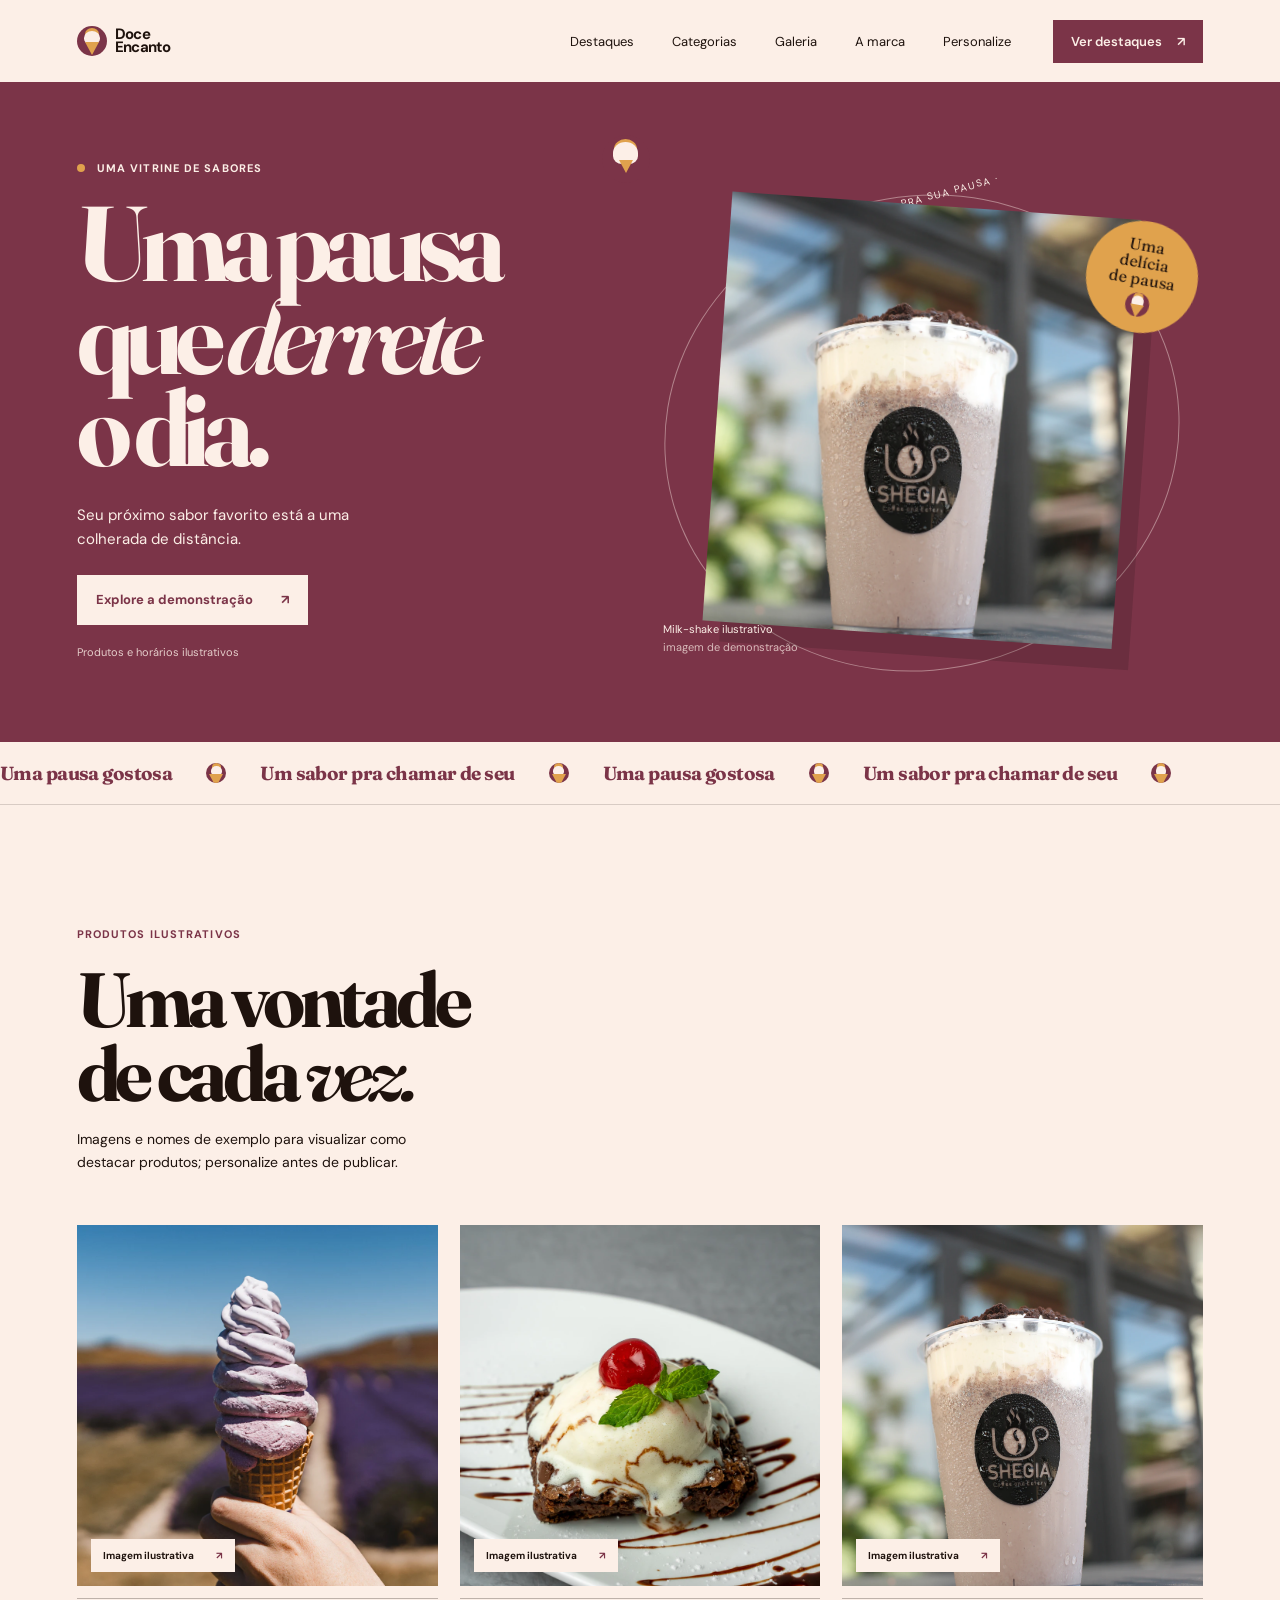
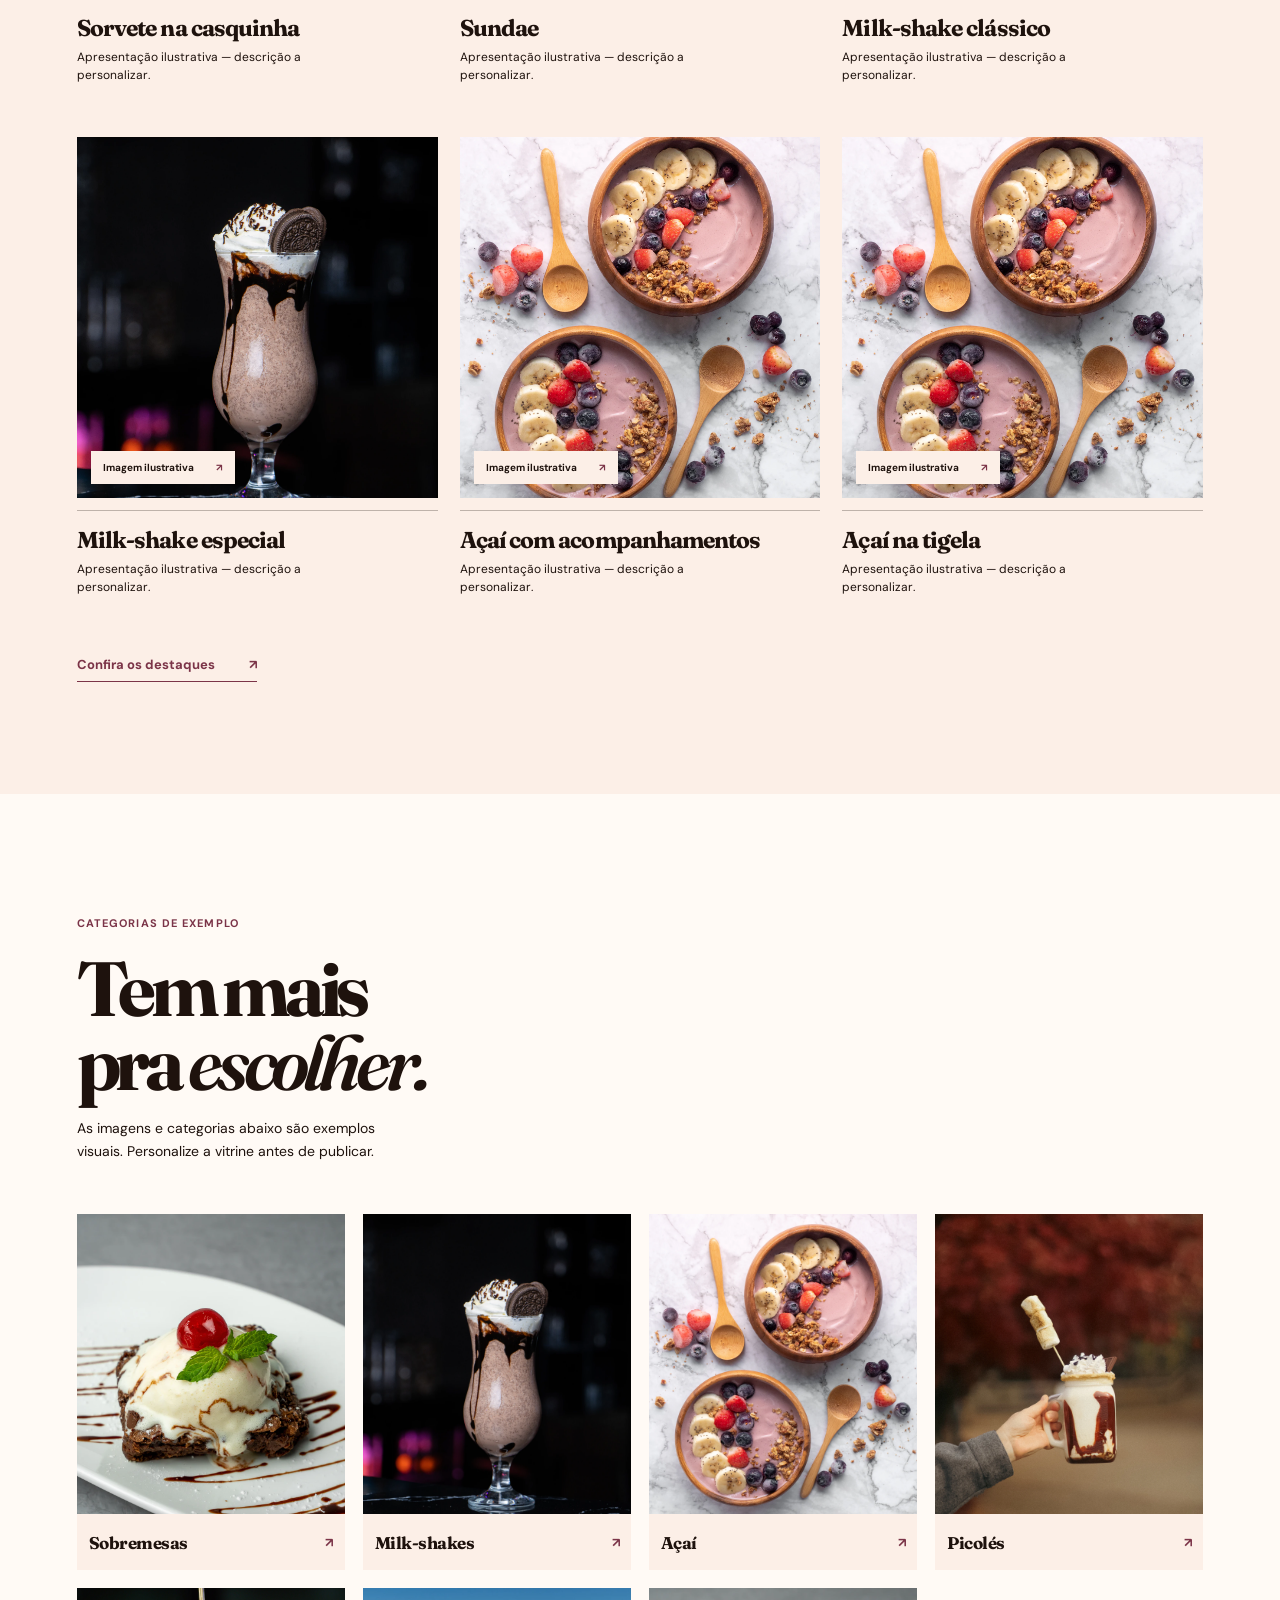
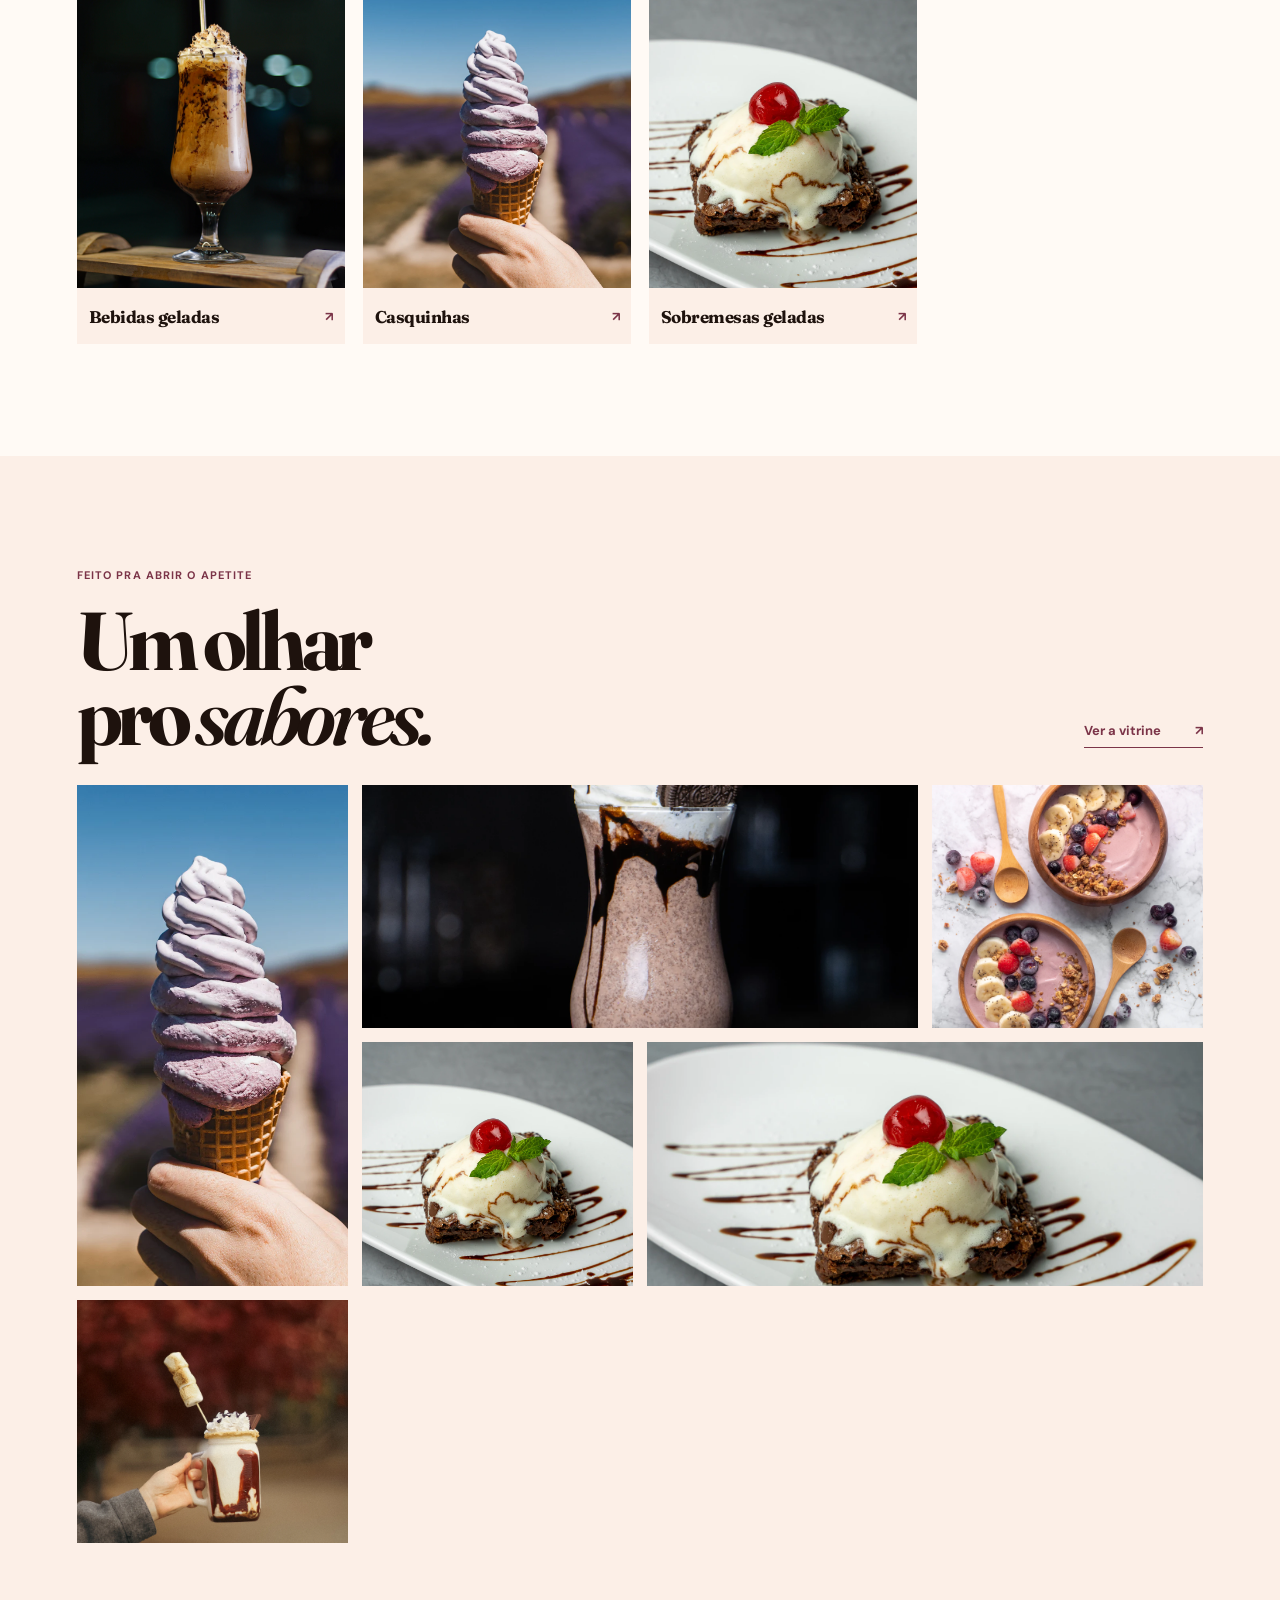
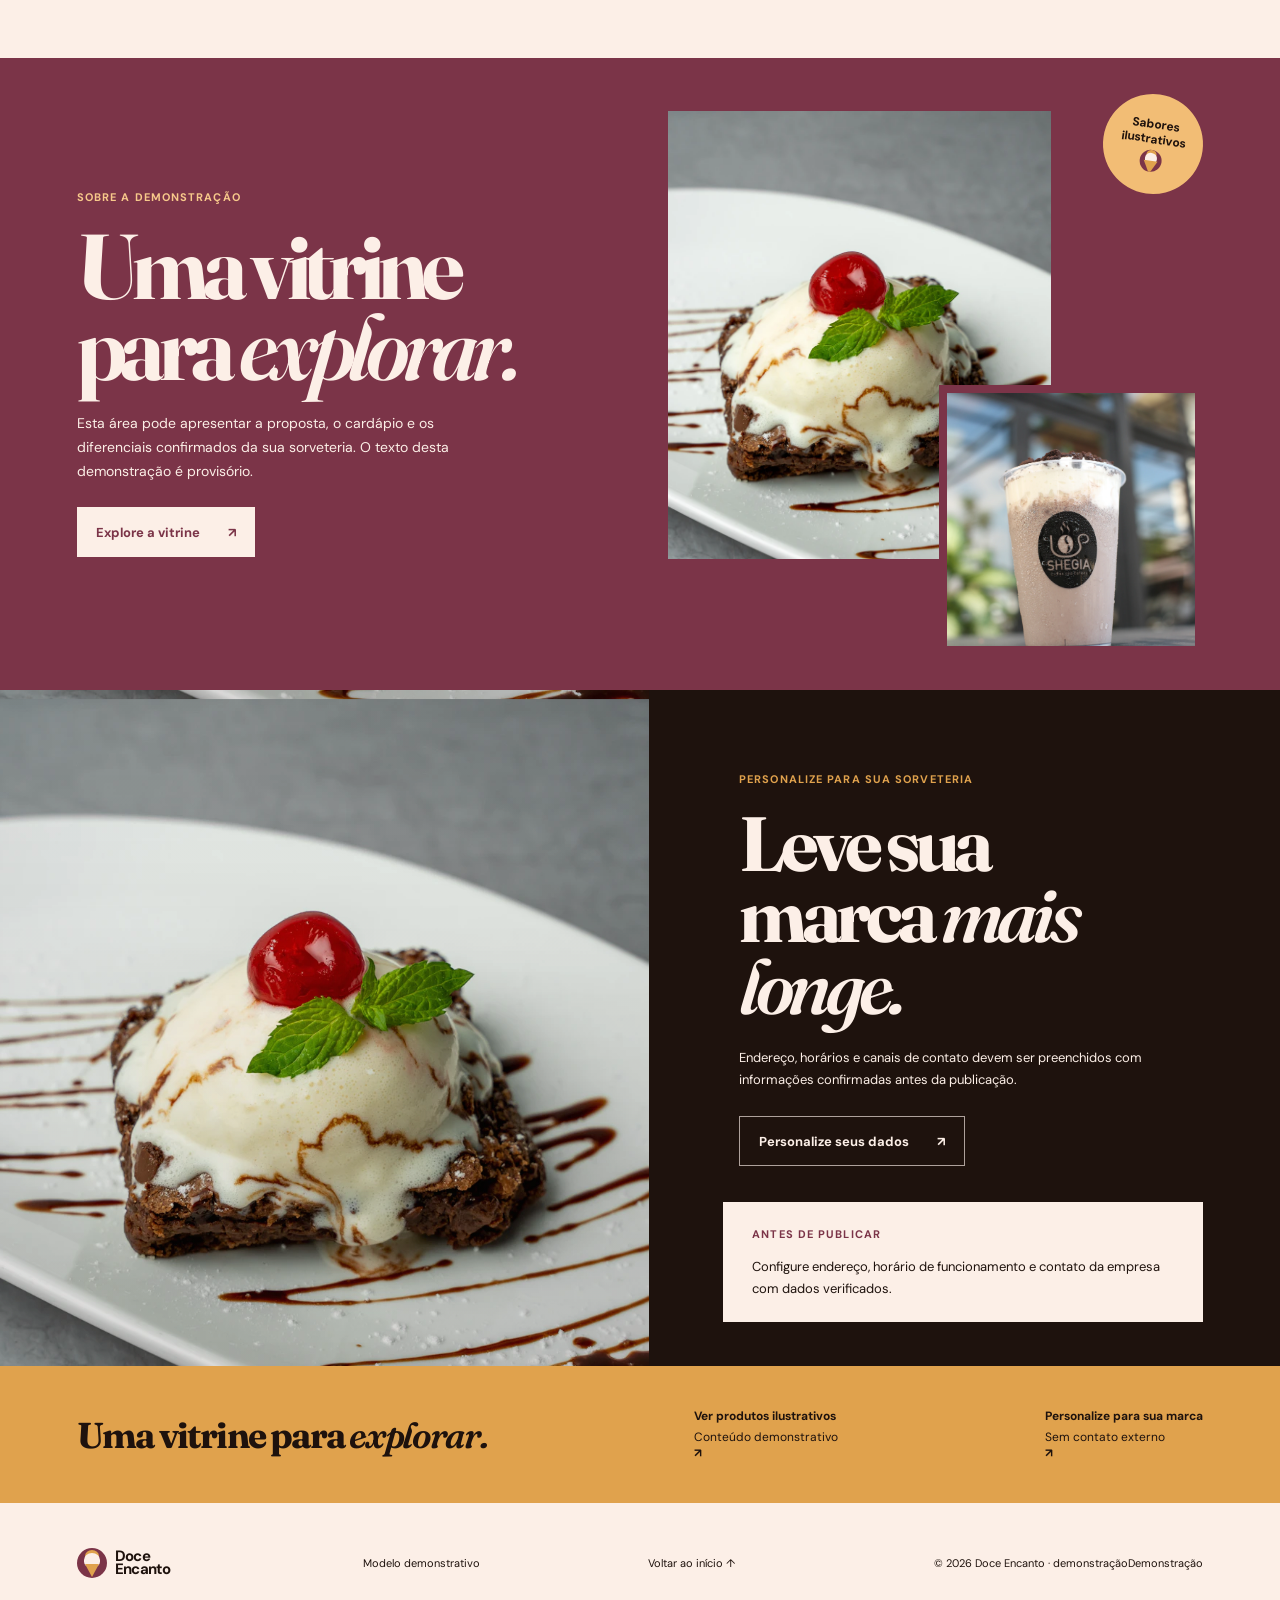
<file: index.html>
<!doctype html>
<html lang="pt-BR">
<head>
  <meta charset="utf-8">
  <meta name="viewport" content="width=device-width, initial-scale=1">
  <meta name="theme-color" content="#7B3448">
  <meta name="description" content="Doce Encanto: demonstração visual de site para sorveterias, com produtos e imagens ilustrativas.">
  <meta property="og:type" content="website">
  <meta property="og:title" content="Doce Encanto — Demonstração para sorveterias">
  <meta property="og:description" content="Uma vitrine digital ilustrativa para apresentar sabores, sobremesas e categorias de uma sorveteria.">
  <meta property="og:image" content="assets/stock/milkshake-cookie.webp">
  <title>Doce Encanto — Demonstração para sorveterias</title>
  <link rel="icon" type="image/svg+xml" href="assets/doce-encanto-favicon.svg">
  <link rel="preload" as="image" href="assets/stock/milkshake-cookie.webp" fetchpriority="high">
  <link rel="preconnect" href="https://fonts.googleapis.com">
  <link rel="preconnect" href="https://fonts.gstatic.com" crossorigin>
  <link href="https://fonts.googleapis.com/css2?family=DM+Sans:wght@400;500;600;700&family=Fraunces:opsz,wght@9..144,600;9..144,700;9..144,800&display=swap" rel="stylesheet">
  <style>:root{--red:#7B3448;--cream:#FCEFE7;--paper:#fffaf5;--brown:#1E120D;--orange:#e0a24d;--serif:'Fraunces',Georgia,serif;--sans:'DM Sans',Arial,sans-serif;--gutter:clamp(22px,6vw,92px)}
*{box-sizing:border-box}html{scroll-behavior:smooth}body{margin:0;background:var(--cream);color:var(--brown);font-family:var(--sans);-webkit-font-smoothing:antialiased}a{color:inherit}a:focus-visible{outline:3px solid var(--orange);outline-offset:5px}.skip-link{position:absolute;z-index:10;top:8px;left:8px;padding:10px 14px;background:var(--cream);transform:translateY(-150%)}.skip-link:focus{transform:none}.site-header{height:82px;padding:0 var(--gutter);display:flex;align-items:center;justify-content:space-between;background:var(--cream)}.wordmark{display:inline-flex;align-items:center;gap:8px;text-decoration:none;font-size:15px;line-height:.88;font-weight:700;letter-spacing:-.7px}.wordmark-mark{font-size:29px;line-height:1;color:var(--red)}.nav-links{display:flex;gap:38px;margin-left:auto;margin-right:42px}.nav-links a,.header-cta{font-size:13px;text-decoration:none}.nav-links a{transition:color .2s}.nav-links a:hover{color:var(--red)}.header-cta{background:var(--red);color:var(--cream);padding:13px 18px;font-weight:600}.header-cta span{margin-left:12px}.hero{position:relative;overflow:hidden;min-height:660px;padding:68px var(--gutter) 52px;background:var(--red);color:var(--cream);display:grid;grid-template-columns:1fr 1fr;align-items:center}.hero-copy{position:relative;z-index:2;padding-bottom:20px}.eyebrow{margin:0 0 22px;font-size:11px;font-weight:700;letter-spacing:.1em;text-transform:uppercase}.eyebrow-dot{display:inline-block;width:8px;height:8px;margin-right:8px;background:var(--orange);border-radius:50%}.hero h1,.section-heading h2,.visit-copy h2{margin:0;font-family:var(--serif);font-size:clamp(66px,8.3vw,124px);font-weight:700;line-height:.87;letter-spacing:-.07em}.hero h1 em,.section-heading h2 em,.visit-copy h2 em,.contact-strip em{font-weight:600}.hero-intro{max-width:320px;margin:28px 0 24px;font-size:15px;line-height:1.6}.button{display:inline-flex;justify-content:space-between;align-items:center;gap:28px;min-height:50px;padding:0 19px;text-decoration:none;font-size:13px;font-weight:700;transition:transform .2s,background .2s}.button:hover{transform:translateY(-2px)}.button-light{background:var(--cream);color:var(--red)}.hero-hours{margin:20px 0 0;font-size:11px;opacity:.82}.hero-hours span{padding:0 7px;color:var(--orange)}.hero-art{height:510px;position:relative;display:flex;align-items:center;justify-content:center}.hero-orbit{position:absolute;inset:6% 4% 1%;border:1px solid rgba(252,239,231,.42);border-radius:50%;display:grid;place-items:start center;padding-top:3px;font-size:10px;letter-spacing:.12em;text-transform:uppercase;transform:rotate(-15deg)}.hero-photo{position:relative;z-index:1;width:min(75%,410px);height:430px;margin:0;overflow:hidden;background:#d7ba9d;transform:rotate(4deg);box-shadow:18px 20px 0 rgba(30,18,13,.16)}.hero-photo img{width:100%;height:100%;display:block;object-fit:cover}.photo-sticker{position:absolute;z-index:2;top:11%;right:1%;width:112px;height:112px;border-radius:50%;background:var(--orange);color:var(--brown);display:flex;flex-direction:column;align-items:center;justify-content:center;text-align:center;font-family:var(--serif);font-size:16px;line-height:1.05;transform:rotate(10deg)}.photo-sticker b{font-family:var(--sans);font-size:17px;margin-top:5px}.photo-caption{position:absolute;z-index:2;bottom:2%;left:4%;font-size:11px}.photo-caption span{display:block;opacity:.72;margin-top:4px}.hero-sunburst{position:absolute;left:47%;top:8%;font-size:53px;color:var(--orange)}.ticker{overflow:hidden;background:var(--cream);color:var(--red);border-bottom:1px solid rgba(30,18,13,.16)}.ticker-track{width:max-content;min-height:62px;display:flex;align-items:center;gap:34px;animation:marquee 28s linear infinite}.ticker-track span{font-family:var(--serif);font-weight:700;font-size:19px;letter-spacing:-.03em}.ticker-track i{font-style:normal;font-size:18px}@keyframes marquee{to{transform:translateX(-50%)}}.section-pad{padding:122px var(--gutter) 112px}.section-heading{max-width:610px;margin-bottom:52px}.eyebrow-dark{color:var(--red)}.section-heading h2{font-size:clamp(50px,6vw,82px);line-height:.96}.section-heading>p:last-child{max-width:340px;font-size:14px;line-height:1.6;margin:18px 0 0}.product-grid{display:grid;grid-template-columns:1.05fr .82fr 1fr;gap:clamp(15px,3vw,42px);align-items:start}.product-offset{margin-top:115px}.product-wide{margin-top:42px}.product-image{height:clamp(255px,35vw,450px);display:block;position:relative;overflow:hidden;background:#ead7c7}.product-offset .product-image{height:clamp(220px,28vw,355px)}.product-wide .product-image{height:clamp(240px,31vw,400px)}.product-image img{width:100%;height:100%;display:block;object-fit:cover;transition:transform .55s cubic-bezier(.2,.7,.2,1)}.product-image:hover img{transform:scale(1.035)}.image-label{position:absolute;left:14px;bottom:14px;background:var(--cream);padding:10px 12px;font-size:10px;font-weight:700}.image-label b{padding-left:20px;color:var(--red)}.product-meta{padding:15px 0;border-top:1px solid rgba(30,18,13,.28);margin-top:12px}.product-meta h3{font-family:var(--serif);font-size:23px;margin:0;letter-spacing:-.04em}.product-meta p{font-size:12px;margin:6px 0 0;line-height:1.5;max-width:270px}.text-link{display:inline-flex;align-items:center;gap:34px;margin-top:45px;padding-bottom:8px;border-bottom:1px solid var(--red);font-size:13px;font-weight:700;text-decoration:none;color:var(--red)}.visit-section{min-height:570px;background:var(--brown);color:var(--cream);display:grid;grid-template-columns:1.03fr 1fr;position:relative}.visit-image{min-height:570px;background-image:linear-gradient(0deg,rgba(30,18,13,.14),rgba(30,18,13,.02)),url("assets/stock/brownie-icecream.webp");background-size:cover;background-position:center 48%;will-change:background-position}.visit-copy{padding:82px clamp(38px,7vw,100px) 200px;align-self:center}.visit-copy .eyebrow{color:var(--orange)}.visit-copy h2{font-size:clamp(53px,6vw,82px);line-height:.93}.address{font-size:13px;line-height:1.7;margin:25px 0}.button-outline{color:var(--cream);border:1px solid rgba(252,239,231,.65)}.button-outline:hover{background:var(--cream);color:var(--brown)}.hours-card{position:absolute;z-index:1;right:var(--gutter);bottom:44px;width:min(480px,43%);padding:25px 29px 23px;background:var(--cream);color:var(--brown)}.hours-card .eyebrow{margin-bottom:15px}.hours-card dl{margin:0}.hours-card dl div{display:flex;justify-content:space-between;gap:12px;padding:9px 0;border-top:1px solid rgba(30,18,13,.18);font-size:12px}.hours-card dd{margin:0;font-weight:700}.contact-strip{padding:42px var(--gutter);background:var(--orange);display:flex;align-items:center;justify-content:space-between;gap:22px}.contact-strip>p{font-family:var(--serif);font-size:clamp(22px,3vw,36px);font-weight:700;letter-spacing:-.05em;margin:0}.contact-strip a{font-size:12px;font-weight:700;text-decoration:none;white-space:nowrap}.contact-strip a span{display:block;margin-top:5px;font-weight:400}.site-footer{min-height:120px;padding:28px var(--gutter);display:grid;grid-template-columns:1fr 1fr 1fr auto;align-items:center;gap:20px;background:var(--cream)}.site-footer>p,.back-top,.site-footer small{font-size:11px}.back-top{text-decoration:none}.site-footer small{text-align:right}.footer-mark .wordmark-mark{color:var(--red)}[data-reveal]{opacity:0;transform:translateY(18px);transition:opacity .65s ease,transform .65s cubic-bezier(.2,.7,.2,1)}[data-reveal].is-visible{opacity:1;transform:translateY(0)}
@media(min-width:1400px){.hero{min-height:760px}.hero-photo{height:500px;width:430px}.hero-art{height:580px}}
@media(max-width:760px){.site-header{height:72px}.nav-links{display:none}.header-cta{margin-left:auto}.hero{min-height:auto;padding-top:54px;padding-bottom:30px;grid-template-columns:1fr}.hero h1{font-size:clamp(70px,17vw,112px)}.hero-intro{max-width:280px}.hero-art{height:390px;margin-top:20px}.hero-photo{width:min(72%,340px);height:330px}.hero-orbit{inset:5% 3%}.photo-sticker{right:2%;top:8%;width:91px;height:91px;font-size:14px}.hero-sunburst{left:auto;right:11%;top:0}.photo-caption{left:1%;bottom:0}.ticker-track{min-height:52px;gap:24px}.ticker-track span{font-size:16px}.section-pad{padding-top:82px;padding-bottom:80px}.section-heading{margin-bottom:32px}.section-heading h2{font-size:clamp(49px,12vw,72px)}.product-grid{grid-template-columns:1fr 1fr;gap:30px 16px}.product-image,.product-offset .product-image,.product-wide .product-image{height:auto;aspect-ratio:4/5}.product-offset,.product-wide{margin-top:0}.product:nth-child(2){margin-top:60px}.product-wide{grid-column:1/-1;width:83%;margin-top:-15px;margin-left:auto}.product-wide .product-image{aspect-ratio:1.2}.product-meta h3{font-size:20px}.text-link{margin-top:32px}.visit-section{grid-template-columns:1fr;padding-bottom:0}.visit-image{min-height:340px;background-position:center}.visit-copy{padding:48px var(--gutter) 34px}.visit-copy h2{font-size:clamp(54px,13vw,76px)}.hours-card{position:relative;right:auto;bottom:auto;width:auto;margin:0 var(--gutter) 34px;padding:22px}.contact-strip{padding-top:32px;padding-bottom:32px;display:grid;grid-template-columns:1fr 1fr;gap:22px 12px}.contact-strip>p{grid-column:1/-1}.contact-strip a{white-space:normal;font-size:11px}.site-footer{grid-template-columns:1fr 1fr;min-height:150px}.site-footer small{text-align:left}}
@media(max-width:390px){.header-cta{padding:12px 13px;font-size:12px}.hero{padding-left:20px;padding-right:20px}.product-grid{gap:24px 12px}.image-label{left:8px;bottom:8px;padding:8px;font-size:9px}.image-label b{padding-left:8px}.product-meta h3{font-size:18px}.product-meta p{font-size:11px}.contact-strip{padding-left:20px;padding-right:20px}}
@media(prefers-reduced-motion:reduce){*,*::before,*::after{scroll-behavior:auto!important;animation-duration:.01ms!important;animation-iteration-count:1!important;transition-duration:.01ms!important}[data-reveal]{opacity:1;transform:none}.visit-image{will-change:auto}}
[data-reveal]{opacity:1;transform:none}
body.motion-ready [data-reveal]{opacity:0;transform:translateY(18px)}
body.motion-ready [data-reveal].is-visible{opacity:1;transform:translateY(0)}
.product{transition:transform .3s ease}
.product:hover{transform:translateY(-5px)}
.product-image{transition:box-shadow .3s ease}
.product:hover .product-image{box-shadow:7px 8px 0 rgba(30,18,13,.1)}
.text-link,.nav-links a{position:relative}
.text-link::after,.nav-links a::after{content:"";position:absolute;left:0;right:100%;bottom:-3px;height:1px;background:currentColor;transition:right .22s ease}
.text-link:hover::after,.nav-links a:hover::after{right:0}
.menu-toggle{display:none}
@media(max-width:760px){
  .site-header{position:relative;z-index:5}
  .menu-toggle{width:46px;height:46px;margin-left:12px;border:1px solid rgba(30,18,13,.22);background:transparent;display:grid;align-content:center;justify-items:center;gap:6px;cursor:pointer}
  .menu-toggle span{width:18px;height:1.5px;background:var(--brown);transition:transform .2s ease}
  .menu-toggle[aria-expanded=true] span:first-child{transform:translateY(3.75px) rotate(45deg)}
  .menu-toggle[aria-expanded=true] span:last-child{transform:translateY(-3.75px) rotate(-45deg)}
  .nav-links{display:flex;position:absolute;top:100%;left:0;right:0;margin:0;padding:8px var(--gutter) 20px;background:var(--cream);border-top:1px solid rgba(30,18,13,.12);flex-direction:column;gap:0;visibility:hidden;opacity:0;transform:translateY(-8px);transition:opacity .2s ease,transform .2s ease,visibility .2s}
  .nav-links.menu-open{visibility:visible;opacity:1;transform:translateY(0)}
  .nav-links a{padding:14px 0;border-bottom:1px solid rgba(30,18,13,.12);font-size:14px}
  .nav-links a::after{display:none}
  .product:hover{transform:none}
  .product:hover .product-image{box-shadow:none}
  .product-image:active img{transform:scale(1.025)}
  .button:active,.header-cta:active{transform:scale(.98)}
}
@media(prefers-reduced-motion:reduce){body.motion-ready [data-reveal]{opacity:1;transform:none}.product,.product-image img{transition:none}}
@keyframes reveal-on-scroll{from{opacity:0;transform:translateY(22px)}to{opacity:1;transform:translateY(0)}}
@keyframes hero-depth{from{transform:translate3d(0,-28px,0) rotate(4deg)}to{transform:translate3d(0,28px,0) rotate(4deg)}}
@keyframes image-depth{from{background-position:center 38%}to{background-position:center 62%}}
@supports(animation-timeline:view()){
  [data-reveal]{animation:reveal-on-scroll linear both;animation-timeline:view();animation-range:entry 0% cover 35%}
  .hero-photo{animation:hero-depth linear both;animation-timeline:view();animation-range:entry 0% exit 100%}
  .visit-image{animation:image-depth linear both;animation-timeline:view();animation-range:entry 0% exit 100%}
}
@media(prefers-reduced-motion:reduce){[data-reveal],.hero-photo,.visit-image{animation:none!important}}

/* Expanded menu, category, gallery and brand sections */
.featured-grid{display:grid;grid-template-columns:repeat(2,minmax(0,1fr));gap:32px 16px;align-items:start}
.product-card{min-width:0;margin:0;transition:transform .28s ease}
.product-card .product-image{height:auto;aspect-ratio:1;display:block}
.product-card .product-meta{min-height:88px}
.product-card .product-meta p{font-size:12px}
.categories-section{background:#fffaf5}
.category-grid{display:grid;grid-template-columns:repeat(2,minmax(0,1fr));gap:12px}
.category-card{position:relative;display:flex;flex-direction:column;overflow:hidden;background:var(--cream);color:var(--brown);text-decoration:none;min-width:0}
.category-card img{display:block;width:100%;aspect-ratio:1.05;object-fit:cover;transition:transform .5s cubic-bezier(.2,.7,.2,1)}
.category-card span{min-height:56px;display:flex;align-items:center;justify-content:space-between;gap:8px;padding:0 12px;font-family:var(--serif);font-size:17px;font-weight:700;letter-spacing:-.03em}
.category-card span b{color:var(--red);font:700 13px var(--sans)}
.category-card:hover img{transform:scale(1.04)}
.gallery-section{padding:82px var(--gutter) 90px;background:var(--cream)}
.gallery-head{display:flex;align-items:end;justify-content:space-between;gap:24px;margin-bottom:32px}
.gallery-head h2{margin:0;font-family:var(--serif);font-size:clamp(46px,8vw,82px);line-height:.91;letter-spacing:-.065em}
.gallery-head h2 em{font-weight:600}
.gallery-head .eyebrow{color:var(--red)}
.gallery-head .text-link{margin:0 0 5px;white-space:nowrap}
.gallery-grid{display:grid;grid-template-columns:repeat(2,minmax(0,1fr));grid-auto-rows:clamp(118px,31vw,190px);gap:9px}
.gallery-item{display:block;overflow:hidden;background:#ead7c7}
.gallery-item img{width:100%;height:100%;display:block;object-fit:cover;transition:transform .6s cubic-bezier(.2,.7,.2,1),filter .4s}
.gallery-item:hover img{transform:scale(1.045);filter:saturate(1.06)}
.gallery-tall{grid-row:span 2}
.gallery-wide{grid-column:span 2}
.about-section{display:grid;grid-template-columns:1fr;background:var(--red);color:var(--cream);overflow:hidden}
.about-copy{padding:76px var(--gutter) 20px}
.about-copy .eyebrow{color:#f7c98b}
.about-copy h2{margin:0;font-family:var(--serif);font-size:clamp(56px,12vw,92px);line-height:.88;letter-spacing:-.07em}
.about-copy h2 em{font-weight:600}
.about-copy>p:not(.eyebrow){max-width:430px;font-size:14px;line-height:1.7;margin:24px 0}
.about-collage{min-height:350px;position:relative;margin:0 var(--gutter) 44px}
.about-photo{position:absolute;margin:0;overflow:hidden;background:#eedac8}
.about-photo img{width:100%;height:100%;display:block;object-fit:cover}
.about-photo-main{left:5%;top:3%;width:64%;height:78%;transform:rotate(-3deg)}
.about-photo-inset{right:0;bottom:0;width:44%;height:52%;border:8px solid var(--red);transform:rotate(3deg)}
.about-stamp{position:absolute;z-index:1;right:0;top:0;width:82px;height:82px;border-radius:50%;display:grid;place-content:center;text-align:center;background:#f2bd75;color:var(--brown);font-size:10px;line-height:1.25;font-weight:700;transform:rotate(8deg)}
.gallery-section [data-reveal],.categories-section [data-reveal],.about-section [data-reveal]{--reveal-delay:0ms}
.category-card:focus-visible,.gallery-item:focus-visible{outline:3px solid var(--orange);outline-offset:4px}
.category-card:active,.gallery-item:active{transform:scale(.99)}
@media(min-width:600px){
  .category-grid{grid-template-columns:repeat(3,minmax(0,1fr));gap:16px}
  .gallery-grid{grid-auto-rows:clamp(150px,24vw,250px);gap:13px}
  .gallery-tall{grid-row:span 2}
}
@media(min-width:761px){
  .featured-grid{grid-template-columns:repeat(3,minmax(0,1fr));gap:38px 22px}
  .category-grid{grid-template-columns:repeat(4,minmax(0,1fr));gap:18px}
  .gallery-section{padding-top:112px;padding-bottom:115px}
  .gallery-grid{grid-template-columns:repeat(4,minmax(0,1fr));grid-auto-rows:clamp(160px,19vw,285px);gap:14px}
  .gallery-tall{grid-row:span 2}
  .gallery-wide{grid-column:span 2}
  .about-section{grid-template-columns:1fr 1fr;min-height:620px;align-items:center}
  .about-copy{padding:85px 2vw 85px var(--gutter)}
  .about-collage{min-height:560px;margin:36px var(--gutter) 36px 0}
  .about-photo-main{width:68%;height:80%}
  .about-photo-inset{width:47%;height:48%}
  .about-stamp{width:100px;height:100px;font-size:12px}
}
@media(min-width:761px) and (max-width:1030px){
  .site-header{position:relative;z-index:5}
  .menu-toggle{width:46px;height:46px;margin-left:12px;border:1px solid rgba(30,18,13,.22);background:transparent;display:grid;align-content:center;justify-items:center;gap:6px;cursor:pointer}
  .menu-toggle span{width:18px;height:1.5px;background:var(--brown)}
  .nav-links{display:flex;position:absolute;top:100%;right:var(--gutter);left:auto;width:min(320px,calc(100vw - 44px));margin:0;padding:8px 22px 20px;background:var(--cream);border:1px solid rgba(30,18,13,.12);flex-direction:column;gap:0;visibility:hidden;opacity:0;transform:translateY(-8px);transition:opacity .2s ease,transform .2s ease,visibility .2s}
  .nav-links.menu-open{visibility:visible;opacity:1;transform:translateY(0)}
  .nav-links a{padding:14px 0;border-bottom:1px solid rgba(30,18,13,.12)}
}
@media(max-width:760px){
  .gallery-head{align-items:flex-start;flex-direction:column}
  .gallery-head .text-link{margin-top:4px}
}
@media(hover:hover){
  .product-card:hover{transform:translateY(-5px)}
  .product-card:hover .product-image{box-shadow:7px 8px 0 rgba(30,18,13,.1)}
  .category-card:hover{color:var(--red)}
}
@media(prefers-reduced-motion:reduce){.category-card img,.gallery-item img,.product-card{transition:none!important}}


/* Generic ice-cream mark, made from CSS shapes rather than a company logo. */
.brand-symbol{position:relative;display:inline-grid;place-items:center;flex:0 0 auto;overflow:hidden;border-radius:50%;vertical-align:middle;background:var(--red)}
.brand-symbol:before{content:"";width:52%;height:46%;position:absolute;top:15%;border-radius:55% 55% 40% 40%;background:var(--cream);box-shadow:0 -4px 0 -1px var(--orange)}
.brand-symbol:after{content:"";position:absolute;top:53%;width:0;height:0;border-left:7px solid transparent;border-right:7px solid transparent;border-top:13px solid var(--orange)}
.symbol-wordmark{width:30px;height:30px}.symbol-tiny{width:17px;height:17px;margin:0 7px;padding:0!important}.symbol-sticker{width:24px;height:24px;margin-top:5px}.hero-sunburst{width:48px;height:48px;font-size:0;color:transparent}.brand-symbol.hero-sunburst{position:absolute}.ticker-track .symbol-ticker{width:20px;height:20px}.about-stamp .symbol-stamp{width:22px;height:22px;margin:3px auto 0}.footer-mark .symbol-wordmark{width:30px;height:30px}.photo-sticker .symbol-sticker{padding:0;margin-top:5px}
.visit-image{background-image:linear-gradient(0deg,rgba(30,18,13,.14),rgba(30,18,13,.02)),url("assets/stock/brownie-icecream.webp")}
.setup-note{font-size:13px;line-height:1.65;margin:12px 0 0}.demo-dialog[hidden]{display:none}.demo-dialog{position:fixed;inset:0;z-index:50;display:grid;place-items:center;padding:20px;background:rgba(30,18,13,.5)}.demo-dialog-card{position:relative;width:min(100%,470px);padding:36px;background:var(--cream);box-shadow:12px 14px 0 rgba(30,18,13,.14)}.demo-dialog-card h2{font-family:var(--serif);font-size:clamp(32px,8vw,48px);line-height:.98;letter-spacing:-.05em;margin:0}.demo-dialog-card>p:not(.eyebrow){font-size:14px;line-height:1.65}.demo-dialog-close{position:absolute;top:12px;right:14px;border:0;background:transparent;font-size:28px;cursor:pointer}.demo-dialog-actions{display:flex;align-items:center;gap:12px;flex-wrap:wrap;margin-top:20px}.dialog-dismiss{border:1px solid rgba(30,18,13,.3);background:transparent;color:var(--brown);cursor:pointer}.demo-dialog a:focus-visible,.demo-dialog button:focus-visible{outline:3px solid var(--red);outline-offset:3px}
@media(max-width:520px){.demo-dialog-card{padding:32px 24px 24px}.demo-dialog-actions .button{flex:1;justify-content:center}}
@media(prefers-reduced-motion:reduce){.demo-dialog{scroll-behavior:auto}}
</style>
</head>
<body>
  <a class="skip-link" href="#conteudo">Pular para o conteúdo</a>
  <header class="site-header">
    <a class="wordmark" href="#inicio" aria-label="Doce Encanto, início"><span class="brand-symbol symbol-wordmark" aria-hidden="true"></span><span>Doce<br>Encanto</span></a>
    <button class="menu-toggle" type="button" aria-expanded="false" aria-controls="main-nav" aria-label="Abrir menu"><span></span><span></span></button>
    <nav class="nav-links" id="main-nav" aria-label="Navegação principal">
      <a href="#produtos">Destaques</a>
      <a href="#categorias">Categorias</a>
      <a href="#galeria">Galeria</a>
      <a href="#conheca">A marca</a>
      <a href="#visite">Personalize</a>
    </nav>
    <a class="header-cta" href="#produtos">Ver destaques <span aria-hidden="true">↗</span></a>
  </header>

  <main id="conteudo">
    <section class="hero" id="inicio" aria-labelledby="hero-title">
      <div class="hero-copy">
        <p class="eyebrow"><span class="eyebrow-dot" aria-hidden="true"></span> Uma vitrine de sabores</p>
        <h1 id="hero-title">Uma pausa<br>que <em>derrete</em><br>o dia.</h1>
        <p class="hero-intro">Seu próximo sabor favorito está a uma colherada de distância.</p>
        <a class="button button-light" href="#produtos">Explore a demonstração <span aria-hidden="true">↗</span></a>
        <p class="hero-hours">Produtos e horários ilustrativos</p>
      </div>
      <div class="hero-art" aria-label="Fotografia ilustrativa de milk-shake">
        <div class="hero-orbit" aria-hidden="true">feito pra sua pausa · feito pra sua pausa ·</div>
        <figure class="hero-photo parallax" data-speed="0.1">
            <img src="assets/stock/milkshake-cookie.webp" alt="Milk-shake ilustrativo com cobertura de biscoito" fetchpriority="high" decoding="async" width="720" height="900">
        </figure>
        <div class="photo-sticker" aria-hidden="true"><span>Uma<br>delícia<br>de pausa</span><span class="brand-symbol symbol-sticker" aria-hidden="true"></span></div>
        <p class="photo-caption">Milk-shake ilustrativo <span>imagem de demonstração</span></p>
      </div>
      <span class="brand-symbol hero-sunburst" aria-hidden="true"></span>
    </section>

    <div class="ticker" aria-label="Demonstração de sorveteria"><div class="ticker-track" aria-hidden="true"><span>Uma pausa gostosa</span><span class="brand-symbol symbol-ticker" aria-hidden="true"></span><span>Um sabor pra chamar de seu</span><span class="brand-symbol symbol-ticker" aria-hidden="true"></span><span>Uma pausa gostosa</span><span class="brand-symbol symbol-ticker" aria-hidden="true"></span><span>Um sabor pra chamar de seu</span><span class="brand-symbol symbol-ticker" aria-hidden="true"></span></div></div>

    <section class="menu-section section-pad" id="produtos" aria-labelledby="menu-title">
      <div class="section-heading" data-reveal>
        <p class="eyebrow eyebrow-dark">Produtos ilustrativos</p>
        <h2 id="menu-title">Uma vontade<br>de cada <em>vez.</em></h2>
        <p>Imagens e nomes de exemplo para visualizar como destacar produtos; personalize antes de publicar.</p>
      </div>
      <div class="featured-grid">
        <article class="product product-card" data-reveal>
          <a class="product-image" href="#produtos" aria-label="Ver item ilustrativo: Sorvete na casquinha">
            <img src="assets/stock/cone-hand.webp" alt="Sorvete ilustrativo servido em casquinha" loading="lazy" decoding="async" width="300" height="300">
            <span class="image-label">Imagem ilustrativa <b>↗</b></span>
          </a>
          <div class="product-meta"><h3>Sorvete na casquinha</h3><p>Apresentação ilustrativa — descrição a personalizar.</p></div>
        </article>
        <article class="product product-card" data-reveal>
          <a class="product-image" href="#produtos" aria-label="Ver item ilustrativo: Sundae">
            <img src="assets/stock/brownie-icecream.webp" alt="Brownie com sorvete ilustrativo" loading="lazy" decoding="async" width="300" height="300">
            <span class="image-label">Imagem ilustrativa <b>↗</b></span>
          </a>
          <div class="product-meta"><h3>Sundae</h3><p>Apresentação ilustrativa — descrição a personalizar.</p></div>
        </article>
        <article class="product product-card" data-reveal>
          <a class="product-image" href="#produtos" aria-label="Ver item ilustrativo: Milk-shake clássico">
            <img src="assets/stock/milkshake-cookie.webp" alt="Milk-shake ilustrativo" loading="lazy" decoding="async" width="300" height="300">
            <span class="image-label">Imagem ilustrativa <b>↗</b></span>
          </a>
          <div class="product-meta"><h3>Milk-shake clássico</h3><p>Apresentação ilustrativa — descrição a personalizar.</p></div>
        </article>
        <article class="product product-card" data-reveal>
          <a class="product-image" href="#produtos" aria-label="Ver item ilustrativo: Milk-shake especial">
            <img src="assets/stock/milkshake-chocolate.webp" alt="Milk-shake ilustrativo com cobertura" loading="lazy" decoding="async" width="300" height="300">
            <span class="image-label">Imagem ilustrativa <b>↗</b></span>
          </a>
          <div class="product-meta"><h3>Milk-shake especial</h3><p>Apresentação ilustrativa — descrição a personalizar.</p></div>
        </article>
        <article class="product product-card" data-reveal>
          <a class="product-image" href="#produtos" aria-label="Ver item ilustrativo: Açaí com acompanhamentos">
            <img src="assets/stock/acai-bowls.webp" alt="Tigelas ilustrativas de açaí com frutas e granola" loading="lazy" decoding="async" width="300" height="300">
            <span class="image-label">Imagem ilustrativa <b>↗</b></span>
          </a>
          <div class="product-meta"><h3>Açaí com acompanhamentos</h3><p>Apresentação ilustrativa — descrição a personalizar.</p></div>
        </article>
        <article class="product product-card" data-reveal>
          <a class="product-image" href="#produtos" aria-label="Ver item ilustrativo: Açaí na tigela">
            <img src="assets/stock/acai-bowls.webp" alt="Açaí ilustrativo servido em tigela" loading="lazy" decoding="async" width="300" height="300">
            <span class="image-label">Imagem ilustrativa <b>↗</b></span>
          </a>
          <div class="product-meta"><h3>Açaí na tigela</h3><p>Apresentação ilustrativa — descrição a personalizar.</p></div>
        </article>
      </div>
      <a class="text-link" href="#produtos">Confira os destaques <span aria-hidden="true">↗</span></a>
    </section>

    <section class="categories-section section-pad" id="categorias" aria-labelledby="categories-title">
      <div class="section-heading" data-reveal>
        <p class="eyebrow eyebrow-dark">Categorias de exemplo</p>
        <h2 id="categories-title">Tem mais<br>pra <em>escolher.</em></h2>
        <p>As imagens e categorias abaixo são exemplos visuais. Personalize a vitrine antes de publicar.</p>
      </div>
      <div class="category-grid">
        <a class="category-card" data-reveal href="#produtos"><img src="assets/stock/brownie-icecream.webp" alt="Brownie com sorvete ilustrativo" loading="lazy" decoding="async" width="300" height="300"><span>Sobremesas <b>↗</b></span></a>
        <a class="category-card" data-reveal href="#produtos"><img src="assets/stock/milkshake-chocolate.webp" alt="Milk-shake ilustrativo" loading="lazy" decoding="async" width="300" height="300"><span>Milk-shakes <b>↗</b></span></a>
        <a class="category-card" data-reveal href="#produtos"><img src="assets/stock/acai-bowls.webp" alt="Açaí ilustrativo" loading="lazy" decoding="async" width="300" height="300"><span>Açaí <b>↗</b></span></a>
        <a class="category-card" data-reveal href="#produtos"><img src="assets/stock/popsicle.webp" alt="Picolé ilustrativo" loading="lazy" decoding="async" width="300" height="300"><span>Picolés <b>↗</b></span></a>
        <a class="category-card" data-reveal href="#produtos"><img src="assets/stock/milkshake-board.webp" alt="Milk-shake ilustrativo" loading="lazy" decoding="async" width="300" height="300"><span>Bebidas geladas <b>↗</b></span></a>
        <a class="category-card" data-reveal href="#produtos"><img src="assets/stock/cone-hand.webp" alt="Casquinha de sorvete ilustrativa" loading="lazy" decoding="async" width="300" height="300"><span>Casquinhas <b>↗</b></span></a>
        <a class="category-card" data-reveal href="#produtos"><img src="assets/stock/brownie-icecream.webp" alt="Taça de sobremesa gelada ilustrativa" loading="lazy" decoding="async" width="300" height="300"><span>Sobremesas geladas <b>↗</b></span></a>
      </div>
    </section>

    <section class="gallery-section" id="galeria" aria-labelledby="gallery-title">
      <div class="gallery-head" data-reveal>
        <div><p class="eyebrow eyebrow-dark">Feito pra abrir o apetite</p><h2 id="gallery-title">Um olhar<br>pro <em>sabores.</em></h2></div>
        <a class="text-link" href="#produtos">Ver a vitrine <span aria-hidden="true">↗</span></a>
      </div>
      <div class="gallery-grid">
        <a class="gallery-item gallery-tall" href="#produtos" aria-label="Abrir imagem ilustrativa: Sorvete na casquinha"><img src="assets/stock/cone-hand.webp" alt="Sorvete ilustrativo servido em casquinha" loading="lazy" decoding="async" width="300" height="300"></a>
        <a class="gallery-item gallery-wide" href="#produtos" aria-label="Abrir imagem ilustrativa: Milk-shake especial"><img src="assets/stock/milkshake-chocolate.webp" alt="Milk-shake ilustrativo" loading="lazy" decoding="async" width="300" height="300"></a>
        <a class="gallery-item" href="#produtos" aria-label="Abrir imagem ilustrativa: Açaí com acompanhamentos"><img src="assets/stock/acai-bowls.webp" alt="Tigelas ilustrativas de açaí com frutas e granola" loading="lazy" decoding="async" width="300" height="300"></a>
        <a class="gallery-item" href="#produtos" aria-label="Abrir imagem ilustrativa: Sundae"><img src="assets/stock/brownie-icecream.webp" alt="Sundae ilustrativo" loading="lazy" decoding="async" width="300" height="300"></a>
        <a class="gallery-item gallery-wide" href="#produtos" aria-label="Abrir imagem ilustrativa: Sobremesa gelada"><img src="assets/stock/brownie-icecream.webp" alt="Sobremesa gelada ilustrativa" loading="lazy" decoding="async" width="300" height="300"></a>
        <a class="gallery-item" href="#produtos" aria-label="Abrir imagem ilustrativa: Suco de Maracujá"><img src="assets/stock/popsicle.webp" alt="Picolé ilustrativo" loading="lazy" decoding="async" width="300" height="300"></a>
      </div>
    </section>

    <section class="about-section" id="conheca" aria-labelledby="about-title">
      <div class="about-copy" data-reveal>
        <p class="eyebrow">Sobre a demonstração</p>
        <h2 id="about-title">Uma vitrine<br>para <em>explorar.</em></h2>
        <p>Esta área pode apresentar a proposta, o cardápio e os diferenciais confirmados da sua sorveteria. O texto desta demonstração é provisório.</p>
        <a class="button button-light" href="#produtos">Explore a vitrine <span aria-hidden="true">↗</span></a>
      </div>
      <div class="about-collage" aria-label="Fotografias ilustrativas de produtos">
        <figure class="about-photo about-photo-main" data-reveal><img src="assets/stock/brownie-icecream.webp" alt="Brownie com sorvete ilustrativo" loading="lazy" decoding="async" width="300" height="300"></figure>
        <figure class="about-photo about-photo-inset" data-reveal><img src="assets/stock/milkshake-cookie.webp" alt="Milk-shake clássico Doce Encanto" loading="lazy" decoding="async" width="300" height="300"></figure>
        <span class="about-stamp" aria-hidden="true">Sabores<br>ilustrativos<br><span class="brand-symbol symbol-stamp" aria-hidden="true"></span></span>
      </div>
    </section>

    <section class="visit-section" id="visite" aria-labelledby="visit-title">
      <div class="visit-image parallax" data-speed="0.06" role="img" aria-label="Sobremesa gelada ilustrativa"></div>
      <div class="visit-copy" data-reveal>
        <p class="eyebrow">Personalize para sua sorveteria</p>
        <h2 id="visit-title">Leve sua<br>marca <em>mais longe.</em></h2>
        <p class="address">Endereço, horários e canais de contato devem ser preenchidos com informações confirmadas antes da publicação.</p>
        <a class="button button-outline" href="#contato">Personalize seus dados <span aria-hidden="true">↗</span></a>
      </div>
      <div class="hours-card" data-reveal><p class="eyebrow eyebrow-dark">Antes de publicar</p><p class="setup-note">Configure endereço, horário de funcionamento e contato da empresa com dados verificados.</p></div>
    </section>

    <section class="contact-strip" id="contato" aria-label="Ações da demonstração"><p>Uma vitrine para <em>explorar.</em></p><a href="#produtos">Ver produtos ilustrativos <span>Conteúdo demonstrativo</span> ↗</a><a href="#conheca">Personalize para sua marca <span>Sem contato externo</span> ↗</a></section>
  </main>

  <footer class="site-footer">
    <a class="wordmark footer-mark" href="#inicio" aria-label="Doce Encanto, início"><span class="brand-symbol symbol-wordmark" aria-hidden="true"></span><span>Doce<br>Encanto</span></a>
    <p>Modelo demonstrativo</p>
    <a href="#inicio" class="back-top">Voltar ao início ↑</a>
    <small>© <span id="year">2026</span> Doce Encanto · demonstraçãoDemonstração</small>
  </footer>

  <aside class="demo-dialog" id="demo-dialog" role="dialog" aria-modal="true" aria-labelledby="demo-dialog-title" aria-describedby="demo-dialog-copy" hidden><div class="demo-dialog-card"><button class="demo-dialog-close" type="button" aria-label="Fechar aviso">×</button><p class="eyebrow eyebrow-dark">Doce Encanto · demonstraçãodemonstração</p><h2 id="demo-dialog-title">Esta vitrine é ilustrativa.</h2><p id="demo-dialog-copy">Produtos, imagens e informações comerciais são exemplos. Personalize o conteúdo com dados confirmados da sua sorveteria antes de publicar.</p><div class="demo-dialog-actions"><a class="button button-light" href="#produtos">Ver destaques</a><button class="button dialog-dismiss" type="button">Agora não</button></div></div></aside>
  <script defer>(() => {
  const reduced = window.matchMedia('(prefers-reduced-motion: reduce)').matches;
  const items = document.querySelectorAll('[data-reveal]');
  if ('IntersectionObserver' in window && !reduced) {
    document.body.classList.add('motion-ready');
    const observer = new IntersectionObserver((entries, instance) => {
      entries.forEach(entry => {
        if (entry.isIntersecting) {
          entry.target.classList.add('is-visible');
          instance.unobserve(entry.target);
        }
      });
    }, { threshold: 0.14, rootMargin: '0px 0px -35px 0px' });
    items.forEach(item => observer.observe(item));
  } else items.forEach(item => item.classList.add('is-visible'));

  const menuButton = document.querySelector('.menu-toggle');
  const menu = document.querySelector('#main-nav');
  if (menuButton && menu) {
    const closeMenu = () => {
      menuButton.setAttribute('aria-expanded', 'false');
      menuButton.setAttribute('aria-label', 'Abrir menu');
      menu.classList.remove('menu-open');
    };
    menuButton.addEventListener('click', () => {
      const open = menuButton.getAttribute('aria-expanded') !== 'true';
      menuButton.setAttribute('aria-expanded', String(open));
      menuButton.setAttribute('aria-label', open ? 'Fechar menu' : 'Abrir menu');
      menu.classList.toggle('menu-open', open);
    });
    menu.querySelectorAll('a').forEach(link => link.addEventListener('click', closeMenu));
    document.addEventListener('keydown', event => { if (event.key === 'Escape') closeMenu(); });
    window.addEventListener('resize', () => { if (window.innerWidth > 760) closeMenu(); }, { passive: true });
  }

  const layers = document.querySelectorAll('.parallax');
  let scheduled = false;
  const moveLayers = () => {
    layers.forEach(layer => {
      const speed = Number(layer.dataset.speed || 0);
      const rect = layer.getBoundingClientRect();
      if (rect.bottom > 0 && rect.top < window.innerHeight) {
        const offset = Math.max(-24, Math.min(24, (window.innerHeight / 2 - (rect.top + rect.height / 2)) * speed));
        if (layer.classList.contains('hero-photo')) layer.style.transform = `translate3d(0, ${offset}px, 0) rotate(4deg)`;
        else layer.style.backgroundPosition = `center calc(48% + ${Math.round(offset)}px)`;
      }
    });
    scheduled = false;
  };
  if (!reduced) {
    window.addEventListener('scroll', () => {
      if (!scheduled) {
        window.requestAnimationFrame(moveLayers);
        scheduled = true;
      }
    }, { passive: true });
  }
  const dialog = document.querySelector("#demo-dialog");
  if (dialog && !sessionStorage.getItem("demoNoticeSeen")) {
    let returnFocus = null;
    const showWhenIdle = () => {
      const focused = document.activeElement;
      const menuOpen = document.querySelector(".menu-toggle")?.getAttribute("aria-expanded") === "true";
      const editing = focused && /^(INPUT|TEXTAREA|SELECT)$/.test(focused.tagName);
      if (menuOpen || editing) { window.setTimeout(showWhenIdle, 15000); return; }
      returnFocus = focused;
      dialog.hidden = false;
      dialog.querySelector(".demo-dialog-close")?.focus();
    };
    window.setTimeout(showWhenIdle, 300000);
    const dismiss = (restore = true) => {
      dialog.hidden = true;
      sessionStorage.setItem("demoNoticeSeen", "1");
      if (restore && returnFocus?.isConnected) returnFocus.focus();
    };
    dialog.querySelectorAll(".demo-dialog-close, .dialog-dismiss").forEach(button => button.addEventListener("click", () => dismiss()));
    dialog.querySelector("a")?.addEventListener("click", () => dismiss(false));
    dialog.addEventListener("click", event => { if (event.target === dialog) dismiss(); });
    document.addEventListener("keydown", event => {
      if (dialog.hidden) return;
      if (event.key === "Escape") { dismiss(); return; }
      if (event.key === "Tab") {
        const controls = [...dialog.querySelectorAll("a[href], button:not([disabled])")];
        const first = controls[0], last = controls[controls.length - 1];
        if (event.shiftKey && document.activeElement === first) { event.preventDefault(); last.focus(); }
        else if (!event.shiftKey && document.activeElement === last) { event.preventDefault(); first.focus(); }
      }
    });
  }
})();</script>
</body>
</html>
</file>
